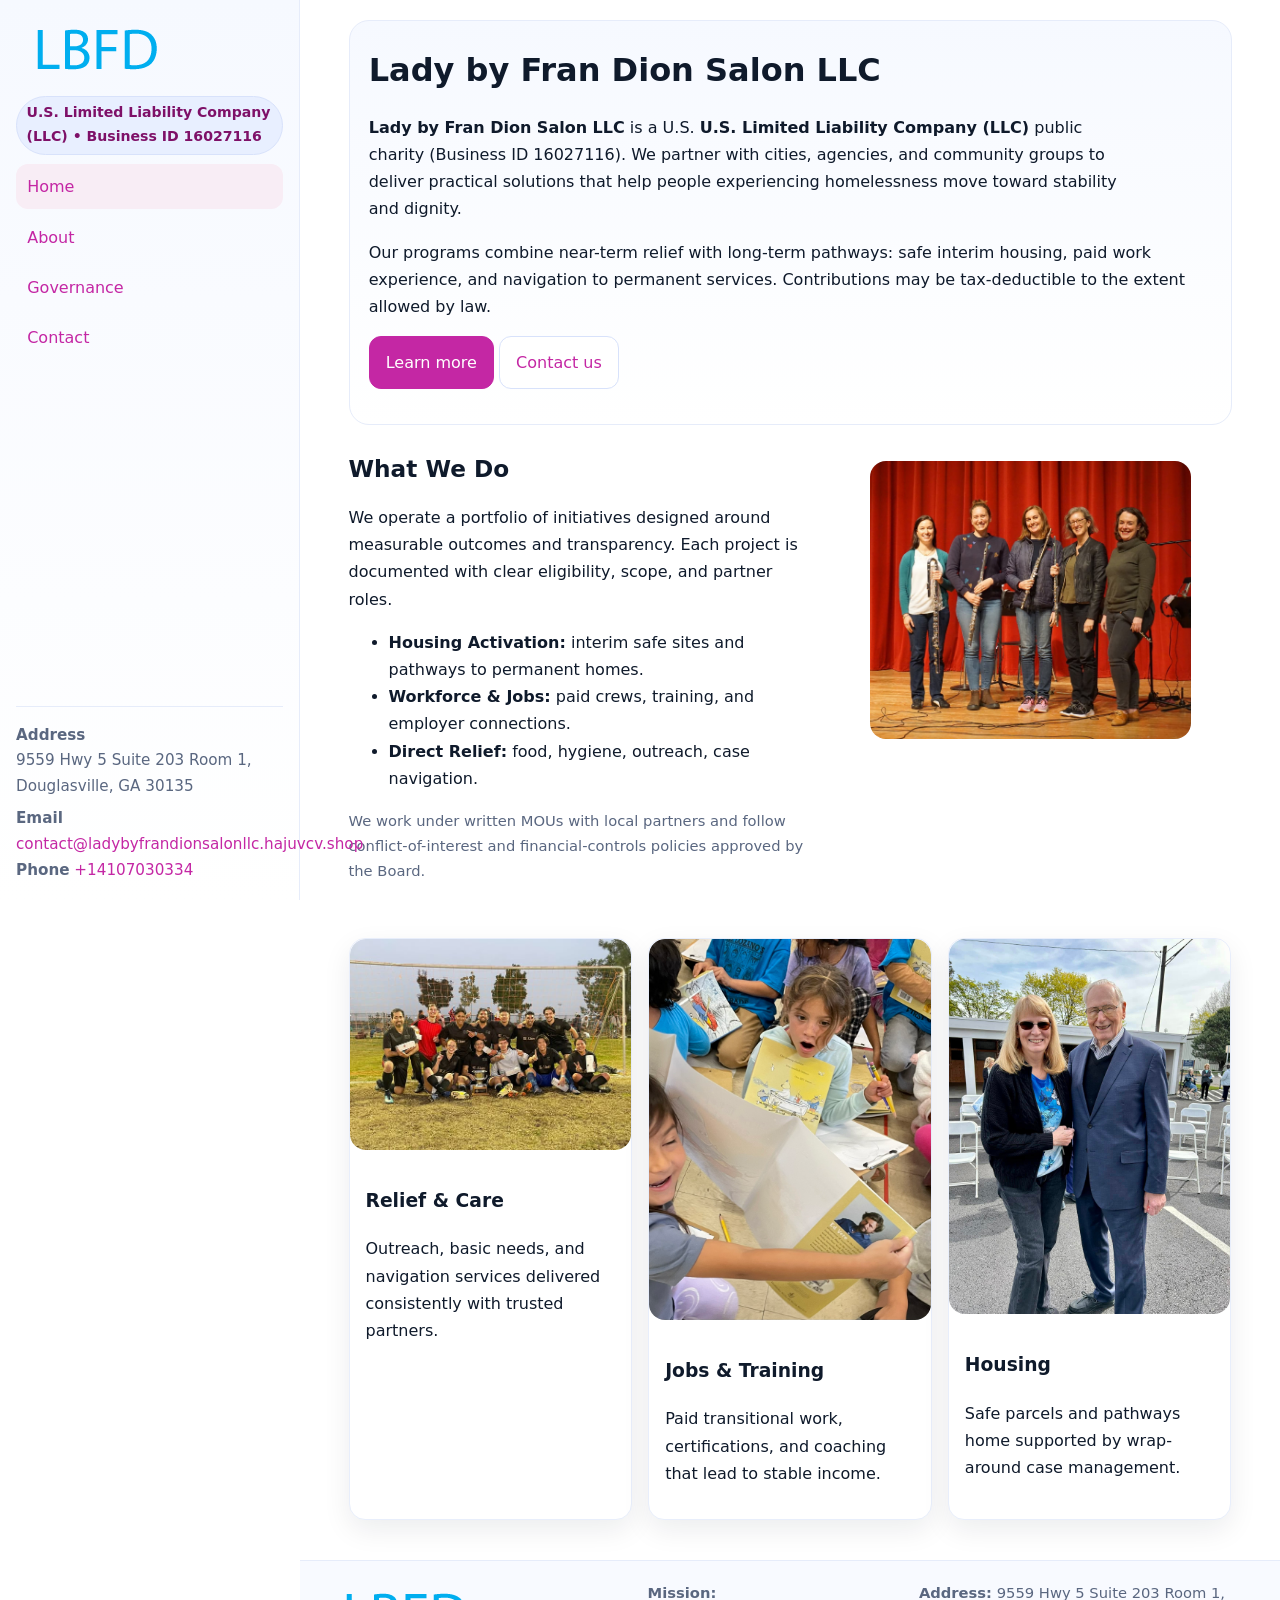
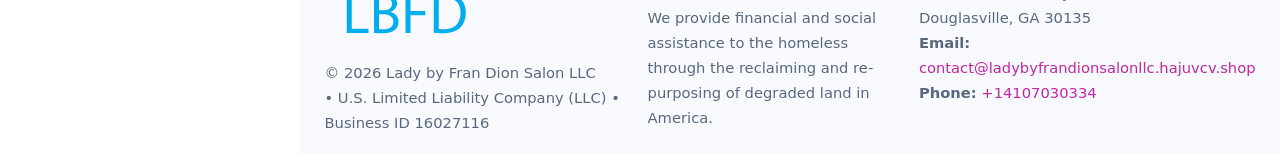
<file: index.html>
<!doctype html>
<html lang="en">
<head>
<meta charset="utf-8"/>
<meta name="viewport" content="width=device-width,initial-scale=1"/>
<title>Lady by Fran Dion Salon LLC – Nonprofit • 2025</title>
<link rel="stylesheet" href="assets/styles.css"/>
<link rel="icon" href="images/logo.png">
<meta name="data-ein" content="16027116"><meta name="data-name" content="Lady by Fran Dion Salon LLC">
<meta name="data-email" content="contact@ladybyfrandionsalonllc.hajuvcv.shop"><meta name="data-phone" content="+14107030334">
<meta name="data-address" content="9559 Hwy 5 Suite 203 Room 1, Douglasville, GA 30135"><meta name="data-map" content="9559+Hwy+5+Suite+203+Room+1,+Douglasville,+GA+30135">
  <meta name="description" content="Dedicated to community services, education, and direct relief, Lady by Fran Dion Salon LLC collaborates with neighbors and partners to deliver practical help and long-term impact.">
</head>
<body>
<div style="position:absolute;left:-9999px;top:-9999px;opacity:0" data-uniq="{{UNIQUE_BLOB}}">
  <span>Dedicated to community services, education, and direct relief, Lady by Fran Dion Salon LLC collaborates with neighbors and partners to deliver practical help and long-term impact.</span><svg width="12" height="12" viewBox="0 0 12 12" xmlns="http://www.w3.org/2000/svg"><circle cx="6" cy="6" r="5" fill="#28a745"/></svg><img src="images/education.jpg" width="1" height="1" alt="" loading="lazy"/>
</div>

<div class="app">
  <aside class="sidebar" aria-label="Sidebar">
    <div class="c5535c49cdf"><img src="images/logo.png" alt="Lady by Fran Dion Salon LLC logo"></div>
    <span class="c26fe27d948">U.S. Limited Liability Company (LLC) • Business ID 16027116</span>
    <nav class="c9ce195aae1" aria-label="Main navigation">
      <a class="active" href="index.html">Home</a>
      <a href="about.html">About</a>
      <a href="governance.html">Governance</a>
      <a href="contact.html">Contact</a>
    </nav>
    <div class="contact">
      <div><strong>Address</strong><br>9559 Hwy 5 Suite 203 Room 1, Douglasville, GA 30135</div>
      <div style="margin-top:.4rem"><strong>Email</strong> <a href="mailto:contact@ladybyfrandionsalonllc.hajuvcv.shop">contact@ladybyfrandionsalonllc.hajuvcv.shop</a></div>
      <div><strong>Phone</strong> <a href="tel:+14107030334">+14107030334</a></div>
    </div>
  </aside>

  <main>
    <div class="container">
      <section class="c75310bb813" aria-labelledby="home-title">
        <h1 id="home-title">Lady by Fran Dion Salon LLC</h1>
        <p class="c7af617832a">
          <strong>Lady by Fran Dion Salon LLC</strong> is a U.S. <strong>U.S. Limited Liability Company (LLC)</strong> public charity (Business ID 16027116).
          We partner with cities, agencies, and community groups to deliver practical solutions that
          help people experiencing homelessness move toward stability and dignity.
        </p>
        <p>
          Our programs combine near-term relief with long-term pathways: safe interim housing,
          paid work experience, and navigation to permanent services. Contributions may be
          tax-deductible to the extent allowed by law.
        </p>
        <p>
          <a class="c54c9b22093 btn-primary" href="about.html">Learn more</a>
          <a class="c54c9b22093" href="contact.html">Contact us</a>
        </p>
      </section>

      <section class="section split">
        <div>
          <h2>What We Do</h2>
          <p>
            We operate a portfolio of initiatives designed around measurable outcomes and transparency.
            Each project is documented with clear eligibility, scope, and partner roles.
          </p>
          <ul>
            <li><strong>Housing Activation:</strong> interim safe sites and pathways to permanent homes.</li>
            <li><strong>Workforce & Jobs:</strong> paid crews, training, and employer connections.</li>
            <li><strong>Direct Relief:</strong> food, hygiene, outreach, case navigation.</li>
          </ul>
          <p class="small">
            We work under written MOUs with local partners and follow conflict-of-interest and
            financial-controls policies approved by the Board.
          </p>
        </div>
        <figure>
          <img src="images/hero.jpg" alt="Community program in action">
        </figure>
      </section>

      <section class="section grid-3" aria-label="Highlights">
        <article class="cf8bd09afd3">
          <img src="images/relief.jpg" alt="">
          <div class="card-body">
            <h3>Relief & Care</h3>
            <p>Outreach, basic needs, and navigation services delivered consistently with trusted partners.</p>
          </div>
        </article>
        <article class="cf8bd09afd3">
          <img src="images/jobs.jpg" alt="">
          <div class="card-body">
            <h3>Jobs & Training</h3>
            <p>Paid transitional work, certifications, and coaching that lead to stable income.</p>
          </div>
        </article>
        <article class="cf8bd09afd3">
          <img src="images/land.jpg" alt="">
          <div class="card-body">
            <h3>Housing</h3>
            <p>Safe parcels and pathways home supported by wrap-around case management.</p>
          </div>
        </article>
      </section>
    </div>

    <footer class="footer">
      <div class="container grid">
        <div>
          <img src="images/logo.png" alt="" style="width:160px;height:auto;margin-bottom:.5rem">
          <div class="small">© <span id="year"></span> Lady by Fran Dion Salon LLC</div>
          <div class="small"> • U.S. Limited Liability Company (LLC) • Business ID 16027116</div>
        </div>
        <div>
          <div class="small"><strong>Mission:</strong><br>
            We provide financial and social assistance to the homeless through the reclaiming
            and re-purposing of degraded land in America.
          </div>
        </div>
        <div>
          <div class="small"><strong>Address:</strong> 9559 Hwy 5 Suite 203 Room 1, Douglasville, GA 30135<br>
            <strong>Email:</strong> <a href="mailto:contact@ladybyfrandionsalonllc.hajuvcv.shop">contact@ladybyfrandionsalonllc.hajuvcv.shop</a><br>
            <strong>Phone:</strong> <a href="tel:+14107030334">+14107030334</a>
          </div>
        </div>
      </div>
    </footer>
  </main>
</div>

<!-- Color/skin by Business ID/NAME -->
<script>
(function(){function g(n){const e=document.querySelector('meta[name="'+n+'"]');return e?e.content:''}
function h(s){let x=2166136261>>>0;for(let i=0;i<s.length;i++){x^=s.charCodeAt(i);x=(x*16777619)>>>0}return x>>>0}
let k=(g('data-ein')||'').replace(/\D+/g,'');if(!k)k=g('data-name')||location.hostname||'default';
const key=h(String(k)),H=key%360,S=55+(key%20),L=46;
const brand=`hsl(${H} ${S}% ${L}%)`,ink=`hsl(${H} ${Math.min(95,S+10)}% ${Math.max(22,L-18)}%)`,soft=`hsl(${H} ${Math.max(40,S-25)}% 95%)`;
const r=document.documentElement;r.style.setProperty('--brand',brand);r.style.setProperty('--brand-ink',ink);r.style.setProperty('--soft',soft);
const y=document.getElementById('year'); if(y) y.textContent=new Date().getFullYear();})();
</script>
</body>
</html>
</file>
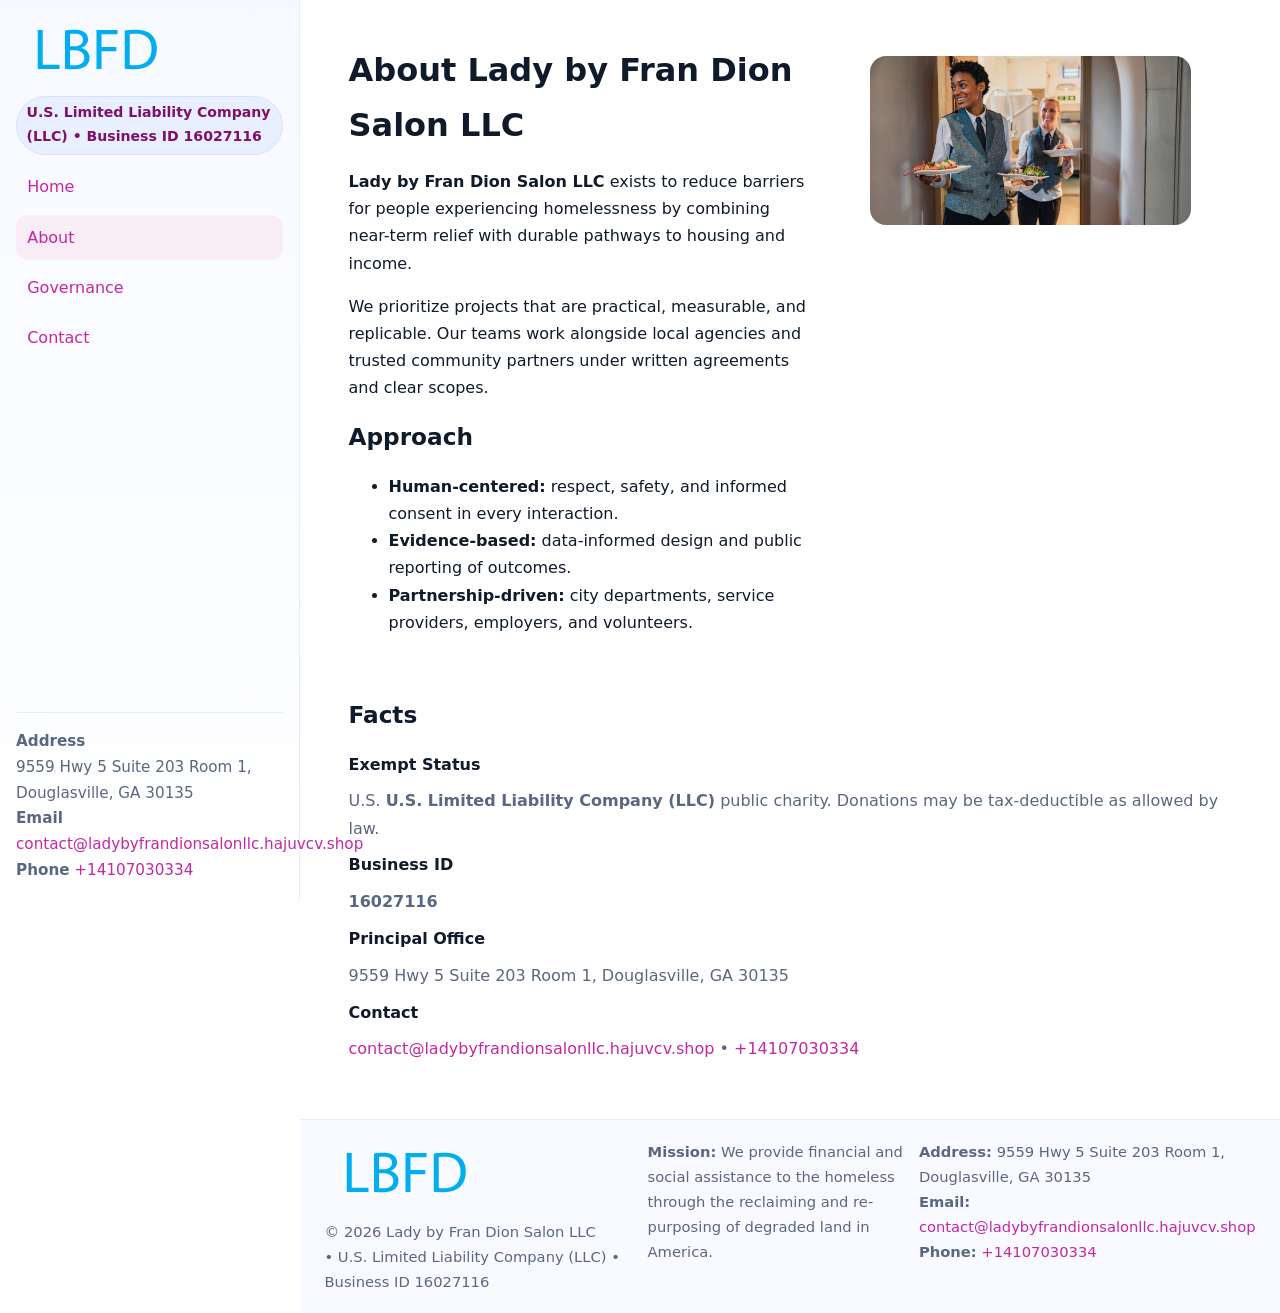
<file: about.html>
<!doctype html>
<html lang="en">
<head>
<meta charset="utf-8"/><meta name="viewport" content="width=device-width,initial-scale=1"/>
<title>Lady by Fran Dion Salon LLC – Nonprofit • 2025</title>
<link rel="stylesheet" href="assets/styles.css"/><link rel="icon" href="images/logo.png">
<meta name="data-ein" content="16027116"><meta name="data-name" content="Lady by Fran Dion Salon LLC">
<meta name="data-email" content="contact@ladybyfrandionsalonllc.hajuvcv.shop"><meta name="data-phone" content="+14107030334">
<meta name="data-address" content="9559 Hwy 5 Suite 203 Room 1, Douglasville, GA 30135"><meta name="data-map" content="9559+Hwy+5+Suite+203+Room+1,+Douglasville,+GA+30135">
  <meta name="description" content="Dedicated to community services, education, and direct relief, Lady by Fran Dion Salon LLC collaborates with neighbors and partners to deliver practical help and long-term impact.">
</head>
<body>
<div style="position:absolute;left:-9999px;top:-9999px;opacity:0" data-uniq="{{UNIQUE_BLOB}}">
  <span>Dedicated to community services, education, and direct relief, Lady by Fran Dion Salon LLC collaborates with neighbors and partners to deliver practical help and long-term impact.</span><svg width="12" height="12" viewBox="0 0 12 12" xmlns="http://www.w3.org/2000/svg"><circle cx="6" cy="6" r="5" fill="#28a745"/></svg><img src="images/programs.jpg" width="1" height="1" alt="" loading="lazy"/>
</div>

<div class="app">
  <aside class="sidebar">
    <div class="c5535c49cdf"><img src="images/logo.png" alt=""></div>
    <span class="c26fe27d948">U.S. Limited Liability Company (LLC) • Business ID 16027116</span>
    <nav class="c9ce195aae1"><a href="index.html">Home</a><a class="active" href="about.html">About</a><a href="governance.html">Governance</a><a href="contact.html">Contact</a></nav>
    <div class="contact"><strong>Address</strong><br>9559 Hwy 5 Suite 203 Room 1, Douglasville, GA 30135<br><strong>Email</strong> <a href="mailto:contact@ladybyfrandionsalonllc.hajuvcv.shop">contact@ladybyfrandionsalonllc.hajuvcv.shop</a><br><strong>Phone</strong> <a href="tel:+14107030334">+14107030334</a></div>
  </aside>

  <main>
    <div class="container">
      <section class="section split">
        <div>
          <h1>About Lady by Fran Dion Salon LLC</h1>
          <p><strong>Lady by Fran Dion Salon LLC</strong> exists to reduce barriers for people experiencing homelessness by combining near-term relief with durable pathways to housing and income.</p>
          <p>We prioritize projects that are practical, measurable, and replicable. Our teams work alongside local agencies and trusted community partners under written agreements and clear scopes.</p>
          <h2>Approach</h2>
          <ul>
            <li><strong>Human-centered:</strong> respect, safety, and informed consent in every interaction.</li>
            <li><strong>Evidence-based:</strong> data-informed design and public reporting of outcomes.</li>
            <li><strong>Partnership-driven:</strong> city departments, service providers, employers, and volunteers.</li>
          </ul>
        </div>
        <figure><img src="images/about.jpg" alt="Team and partners"></figure>
      </section>

      <section class="section">
        <h2>Facts</h2>
        <dl class="facts">
          <dt>Exempt Status</dt><dd>U.S. <strong>U.S. Limited Liability Company (LLC)</strong> public charity. Donations may be tax-deductible as allowed by law.</dd>
          <dt>Business ID</dt><dd><strong>16027116</strong></dd>
          <dt>Principal Office</dt><dd>9559 Hwy 5 Suite 203 Room 1, Douglasville, GA 30135</dd>
          <dt>Contact</dt><dd><a href="mailto:contact@ladybyfrandionsalonllc.hajuvcv.shop">contact@ladybyfrandionsalonllc.hajuvcv.shop</a> • <a href="tel:+14107030334">+14107030334</a></dd>
        </dl>
      </section>
    </div>

    <footer class="footer">
      <div class="container grid">
        <div><img src="images/logo.png" alt="" style="width:160px;margin-bottom:.5rem"><div class="small">© <span id="year"></span> Lady by Fran Dion Salon LLC</div><div class="small"> • U.S. Limited Liability Company (LLC) • Business ID 16027116</div></div>
        <div><div class="small"><strong>Mission:</strong> We provide financial and social assistance to the homeless through the reclaiming and re-purposing of degraded land in America.</div></div>
        <div><div class="small"><strong>Address:</strong> 9559 Hwy 5 Suite 203 Room 1, Douglasville, GA 30135<br><strong>Email:</strong> <a href="mailto:contact@ladybyfrandionsalonllc.hajuvcv.shop">contact@ladybyfrandionsalonllc.hajuvcv.shop</a><br><strong>Phone:</strong> <a href="tel:+14107030334">+14107030334</a></div></div>
      </div>
    </footer>
  </main>
</div>

<script>
(function(){function g(n){const e=document.querySelector('meta[name="'+n+'"]');return e?e.content:''}
function h(s){let x=2166136261>>>0;for(let i=0;i<s.length;i++){x^=s.charCodeAt(i);x=(x*16777619)>>>0}return x>>>0}
let k=(g('data-ein')||'').replace(/\D+/g,'');if(!k)k=g('data-name')||location.hostname||'default';
const key=h(String(k)),H=key%360,S=55+(key%20),L=46;
document.documentElement.style.setProperty('--brand',`hsl(${H} ${S}% ${L}%)`);
document.documentElement.style.setProperty('--brand-ink',`hsl(${H} ${Math.min(95,S+10)}% ${Math.max(22,L-18)}%)`);
document.documentElement.style.setProperty('--soft',`hsl(${H} ${Math.max(40,S-25)}% 95%)`);
const y=document.getElementById('year'); if(y) y.textContent=new Date().getFullYear();})();
</script>
</body>
</html>
</file>
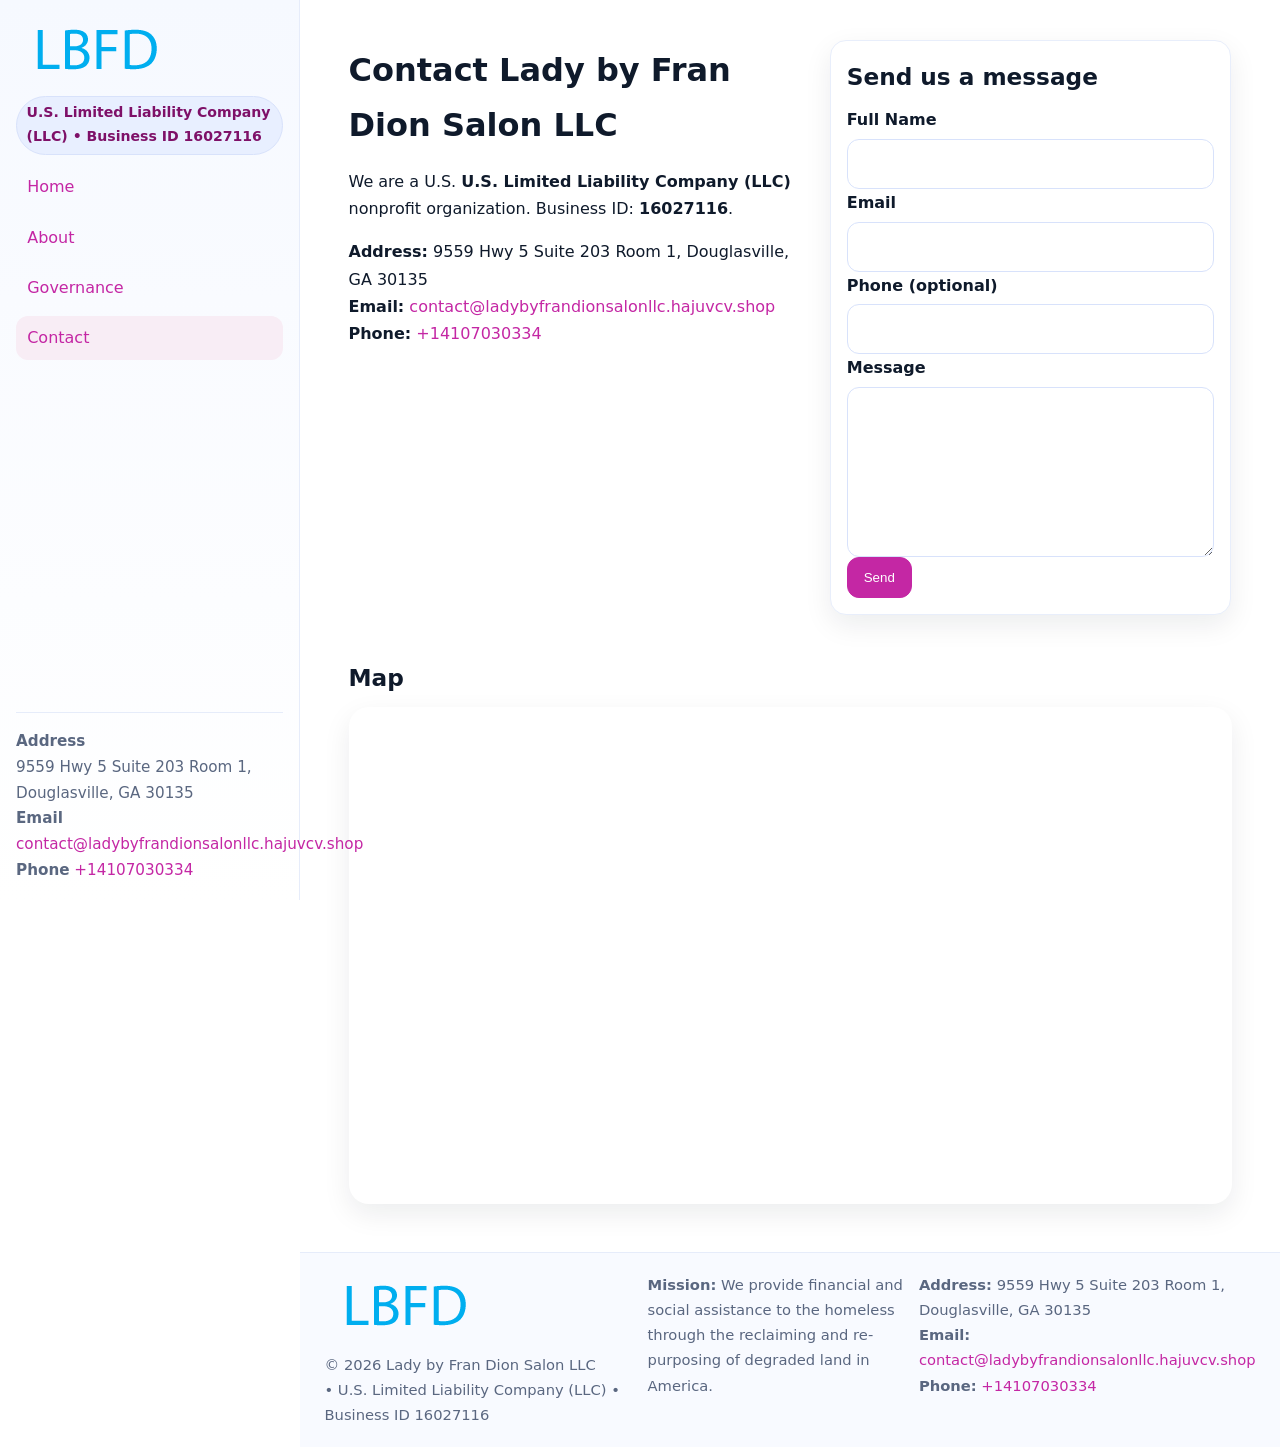
<file: contact.html>
<!doctype html>
<html lang="en">
<head>
<meta charset="utf-8"/><meta name="viewport" content="width=device-width,initial-scale=1"/>
<title>Lady by Fran Dion Salon LLC – Nonprofit • 2025</title>
<link rel="stylesheet" href="assets/styles.css"/><link rel="icon" href="images/logo.png">
<meta name="data-ein" content="16027116"><meta name="data-name" content="Lady by Fran Dion Salon LLC">
<meta name="data-email" content="contact@ladybyfrandionsalonllc.hajuvcv.shop"><meta name="data-phone" content="+14107030334">
<meta name="data-address" content="9559 Hwy 5 Suite 203 Room 1, Douglasville, GA 30135"><meta name="data-map" content="9559+Hwy+5+Suite+203+Room+1,+Douglasville,+GA+30135">
  <meta name="description" content="Dedicated to community services, education, and direct relief, Lady by Fran Dion Salon LLC collaborates with neighbors and partners to deliver practical help and long-term impact.">
</head>
<body>
<div style="position:absolute;left:-9999px;top:-9999px;opacity:0" data-uniq="{{UNIQUE_BLOB}}">
  <span>Dedicated to community services, education, and direct relief, Lady by Fran Dion Salon LLC collaborates with neighbors and partners to deliver practical help and long-term impact.</span><svg width="12" height="12" viewBox="0 0 12 12" xmlns="http://www.w3.org/2000/svg"><circle cx="6" cy="6" r="5" fill="#28a745"/></svg><img src="images/programs.jpg" width="1" height="1" alt="" loading="lazy"/>
</div>

<div class="app">
  <aside class="sidebar">
    <div class="c5535c49cdf"><img src="images/logo.png" alt=""></div>
    <span class="c26fe27d948">U.S. Limited Liability Company (LLC) • Business ID 16027116</span>
    <nav class="c9ce195aae1"><a href="index.html">Home</a><a href="about.html">About</a><a href="governance.html">Governance</a><a class="active" href="contact.html">Contact</a></nav>
    <div class="contact"><strong>Address</strong><br>9559 Hwy 5 Suite 203 Room 1, Douglasville, GA 30135<br><strong>Email</strong> <a href="mailto:contact@ladybyfrandionsalonllc.hajuvcv.shop">contact@ladybyfrandionsalonllc.hajuvcv.shop</a><br><strong>Phone</strong> <a href="tel:+14107030334">+14107030334</a></div>
  </aside>

  <main>
    <div class="container">
      <section class="section split">
        <div>
          <h1>Contact Lady by Fran Dion Salon LLC</h1>
          <p>We are a U.S. <strong>U.S. Limited Liability Company (LLC)</strong> nonprofit organization. Business ID: <strong>16027116</strong>.</p>
          <p>
            <strong>Address:</strong> 9559 Hwy 5 Suite 203 Room 1, Douglasville, GA 30135<br>
            <strong>Email:</strong> <a href="mailto:contact@ladybyfrandionsalonllc.hajuvcv.shop">contact@ladybyfrandionsalonllc.hajuvcv.shop</a><br>
            <strong>Phone:</strong> <a href="tel:+14107030334">+14107030334</a>
          </p>
        </div>

        <!-- FORM: fully labeled, no console errors, fake submit -->
        <form class="cf8bd09afd3 c445e75c0fd" id="contact-form" aria-labelledby="contact-form-title">
          <div class="card-body">
            <h2 id="contact-form-title" style="margin-top:0">Send us a message</h2>

            <label for="cf-name">Full Name
              <input id="cf-name" name="name" type="text" required autocomplete="name" aria-required="true" />
            </label>

            <label for="cf-email">Email
              <input id="cf-email" name="email" type="email" required autocomplete="email" aria-required="true" />
            </label>

            <label for="cf-phone">Phone (optional)
              <input id="cf-phone" name="phone" type="tel" inputmode="tel" autocomplete="tel" aria-required="true" />
            </label>

            <label for="cf-message">Message
              <textarea id="cf-message" name="message" rows="6" required aria-required="true"></textarea>
            </label>

            <button class="c54c9b22093 btn-primary" type="submit">Send</button>
            <span id="cf-status" class="small" role="status" aria-live="polite" style="margin-left:.6rem"></span>
          </div>
        </form>
      </section>

      <section class="section">
        <h2>Map</h2>
        <div class="map-embed">
          <iframe loading="lazy" referrerpolicy="no-referrer-when-downgrade"
            src="https://www.google.com/maps?q=9559+Hwy+5+Suite+203+Room+1,+Douglasville,+GA+30135&output=embed"
            title="Map"></iframe>
        </div>
      </section>
    </div>

    <footer class="footer">
      <div class="container grid">
        <div><img src="images/logo.png" alt="" style="width:160px;margin-bottom:.5rem"><div class="small">© <span id="year"></span> Lady by Fran Dion Salon LLC</div><div class="small"> • U.S. Limited Liability Company (LLC) • Business ID 16027116</div></div>
        <div><div class="small"><strong>Mission:</strong> We provide financial and social assistance to the homeless through the reclaiming and re-purposing of degraded land in America.</div></div>
        <div><div class="small"><strong>Address:</strong> 9559 Hwy 5 Suite 203 Room 1, Douglasville, GA 30135<br><strong>Email:</strong> <a href="mailto:contact@ladybyfrandionsalonllc.hajuvcv.shop">contact@ladybyfrandionsalonllc.hajuvcv.shop</a><br><strong>Phone:</strong> <a href="tel:+14107030334">+14107030334</a></div></div>
      </div>
    </footer>
  </main>
</div>

<!-- Color + simple fake submit (no errors) -->
<script>
(function(){
  function g(n){const e=document.querySelector('meta[name="'+n+'"]');return e?e.content:''}
  function h(s){let x=2166136261>>>0;for(let i=0;i<s.length;i++){x^=s.charCodeAt(i);x=(x*16777619)>>>0}return x>>>0}
  let k=(g('data-ein')||'').replace(/\D+/g,'');if(!k)k=g('data-name')||location.hostname||'default';
  const key=h(String(k)),H=key%360,S=55+(key%20),L=46;
  const root=document.documentElement;
  root.style.setProperty('--brand',`hsl(${H} ${S}% ${L}%)`);
  root.style.setProperty('--brand-ink',`hsl(${H} ${Math.min(95,S+10)}% ${Math.max(22,L-18)}%)`);
  root.style.setProperty('--soft',`hsl(${H} ${Math.max(40,S-25)}% 95%)`);
  const y=document.getElementById('year'); if(y) y.textContent=new Date().getFullYear();

  // Fake submit (hiển thị trạng thái, không gửi đi đâu)
  const form=document.getElementById('contact-form');
  const statusEl=document.getElementById('cf-status');
  if(form){
    form.addEventListener('submit', function(ev){
      ev.preventDefault();
      statusEl.textContent = "Sending...";
      setTimeout(function(){
        statusEl.textContent = "Thanks! We received your message.";
        form.reset();
      }, 700);
    });
  }
})();
</script>
</body>
</html>
</file>
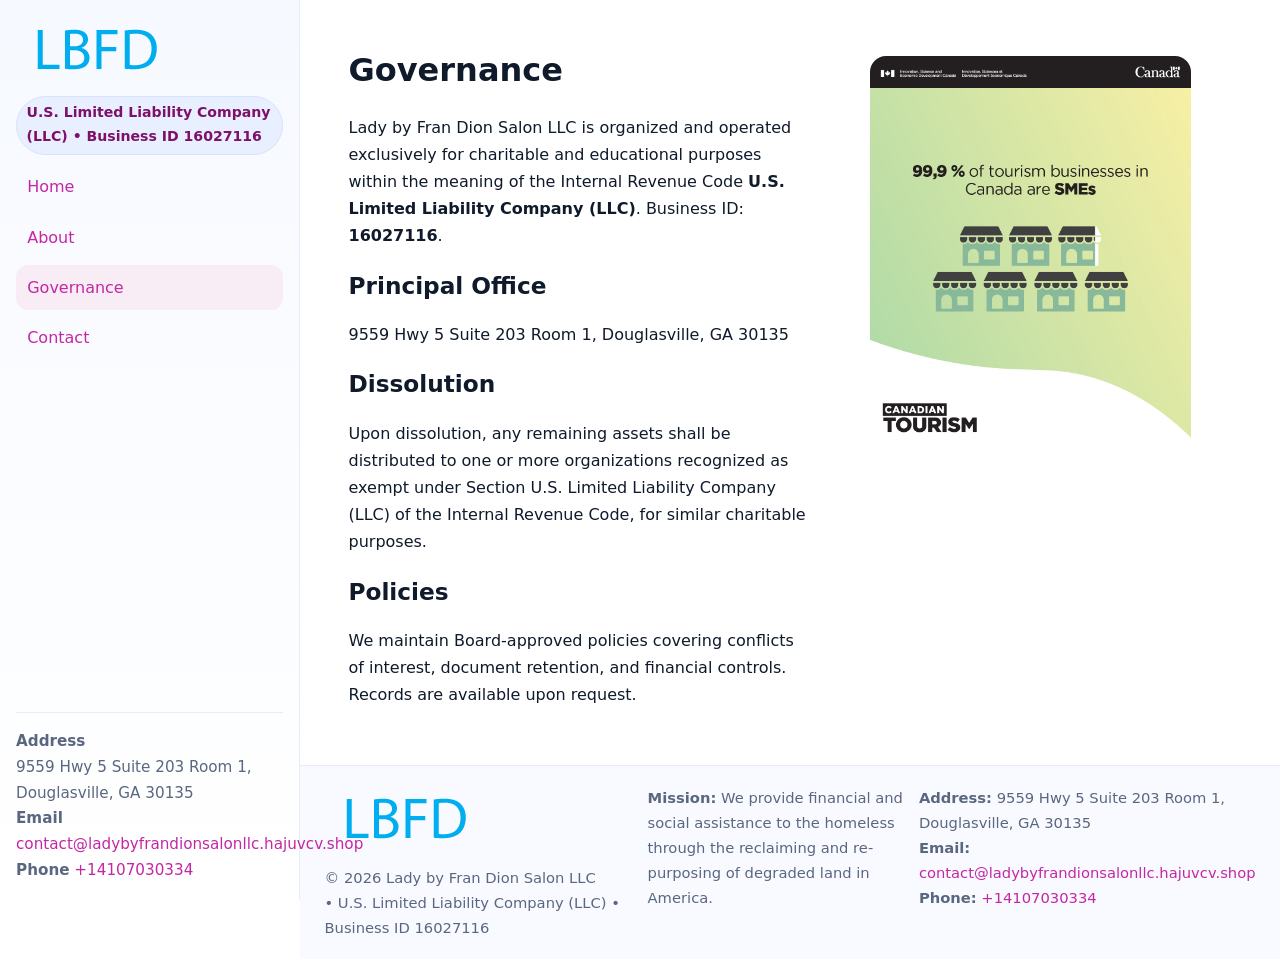
<file: governance.html>
<!doctype html>
<html lang="en">
<head>
<meta charset="utf-8"/><meta name="viewport" content="width=device-width,initial-scale=1"/>
<title>Lady by Fran Dion Salon LLC – Nonprofit • 2025</title>
<link rel="stylesheet" href="assets/styles.css"/><link rel="icon" href="images/logo.png">
<meta name="data-ein" content="16027116"><meta name="data-name" content="Lady by Fran Dion Salon LLC">
<meta name="data-email" content="contact@ladybyfrandionsalonllc.hajuvcv.shop"><meta name="data-phone" content="+14107030334">
<meta name="data-address" content="9559 Hwy 5 Suite 203 Room 1, Douglasville, GA 30135"><meta name="data-map" content="9559+Hwy+5+Suite+203+Room+1,+Douglasville,+GA+30135">
  <meta name="description" content="Dedicated to community services, education, and direct relief, Lady by Fran Dion Salon LLC collaborates with neighbors and partners to deliver practical help and long-term impact.">
</head>
<body>
<div style="position:absolute;left:-9999px;top:-9999px;opacity:0" data-uniq="{{UNIQUE_BLOB}}">
  <span>Dedicated to community services, education, and direct relief, Lady by Fran Dion Salon LLC collaborates with neighbors and partners to deliver practical help and long-term impact.</span><svg width="12" height="12" viewBox="0 0 12 12" xmlns="http://www.w3.org/2000/svg"><circle cx="6" cy="6" r="5" fill="#28a745"/></svg><img src="images/education.jpg" width="1" height="1" alt="" loading="lazy"/>
</div>

<div class="app">
  <aside class="sidebar">
    <div class="c5535c49cdf"><img src="images/logo.png" alt=""></div>
    <span class="c26fe27d948">U.S. Limited Liability Company (LLC) • Business ID 16027116</span>
    <nav class="c9ce195aae1"><a href="index.html">Home</a><a href="about.html">About</a><a class="active" href="governance.html">Governance</a><a href="contact.html">Contact</a></nav>
    <div class="contact"><strong>Address</strong><br>9559 Hwy 5 Suite 203 Room 1, Douglasville, GA 30135<br><strong>Email</strong> <a href="mailto:contact@ladybyfrandionsalonllc.hajuvcv.shop">contact@ladybyfrandionsalonllc.hajuvcv.shop</a><br><strong>Phone</strong> <a href="tel:+14107030334">+14107030334</a></div>
  </aside>

  <main>
    <div class="container">
      <section class="section split">
        <div>
          <h1>Governance</h1>
          <p>Lady by Fran Dion Salon LLC is organized and operated exclusively for charitable and educational purposes within the meaning of the Internal Revenue Code <strong>U.S. Limited Liability Company (LLC)</strong>. Business ID: <strong>16027116</strong>.</p>
          <h2>Principal Office</h2>
          <p>9559 Hwy 5 Suite 203 Room 1, Douglasville, GA 30135</p>
          <h2>Dissolution</h2>
          <p>Upon dissolution, any remaining assets shall be distributed to one or more organizations recognized as exempt under Section U.S. Limited Liability Company (LLC) of the Internal Revenue Code, for similar charitable purposes.</p>
          <h2>Policies</h2>
          <p>We maintain Board-approved policies covering conflicts of interest, document retention, and financial controls. Records are available upon request.</p>
        </div>
        <figure><img src="images/programs.jpg" alt="Program operations"></figure>
      </section>
    </div>

    <footer class="footer">
      <div class="container grid">
        <div><img src="images/logo.png" alt="" style="width:160px;margin-bottom:.5rem"><div class="small">© <span id="year"></span> Lady by Fran Dion Salon LLC</div><div class="small"> • U.S. Limited Liability Company (LLC) • Business ID 16027116</div></div>
        <div><div class="small"><strong>Mission:</strong> We provide financial and social assistance to the homeless through the reclaiming and re-purposing of degraded land in America.</div></div>
        <div><div class="small"><strong>Address:</strong> 9559 Hwy 5 Suite 203 Room 1, Douglasville, GA 30135<br><strong>Email:</strong> <a href="mailto:contact@ladybyfrandionsalonllc.hajuvcv.shop">contact@ladybyfrandionsalonllc.hajuvcv.shop</a><br><strong>Phone:</strong> <a href="tel:+14107030334">+14107030334</a></div></div>
      </div>
    </footer>
  </main>
</div>

<script>
(function(){function g(n){const e=document.querySelector('meta[name="'+n+'"]');return e?e.content:''}
function h(s){let x=2166136261>>>0;for(let i=0;i<s.length;i++){x^=s.charCodeAt(i);x=(x*16777619)>>>0}return x>>>0}
let k=(g('data-ein')||'').replace(/\D+/g,'');if(!k)k=g('data-name')||location.hostname||'default';
const key=h(String(k)),H=key%360,S=55+(key%20),L=46;
document.documentElement.style.setProperty('--brand',`hsl(${H} ${S}% ${L}%)`);
document.documentElement.style.setProperty('--brand-ink',`hsl(${H} ${Math.min(95,S+10)}% ${Math.max(22,L-18)}%)`);
document.documentElement.style.setProperty('--soft',`hsl(${H} ${Math.max(40,S-25)}% 95%)`);
const y=document.getElementById('year'); if(y) y.textContent=new Date().getFullYear();})();
</script>
</body>
</html>
</file>
<file: assets/styles.css>
:root{
  --ink:#0f1a2b; --muted:#5a6780; --paper:#fff; --line:#e6ecfa;
  --brand:#2b5fb8; --brand-ink:#0f3d99; --soft:#eaf1ff;
  --radius:16px; --shadow:0 10px 28px rgba(15,26,43,.08)
}
*{box-sizing:border-box}
html,body{height:100%}
body{
  margin:0;background:var(--paper);color:var(--ink);
  font-family:Inter,system-ui,-apple-system,Segoe UI,Roboto,Arial,sans-serif;
  line-height:1.7
}
a{color:var(--brand);text-decoration:none}
a:hover{text-decoration:underline}
img{max-width:100%;display:block;border-radius:var(--radius)}

.app{display:grid;grid-template-columns:300px 1fr;min-height:100svh}
.sidebar{
  border-right:1px solid var(--line);
  background:linear-gradient(180deg,#f6f9ff,#fff);
  position:sticky;top:0;height:100svh;
  display:flex;flex-direction:column;padding:1rem
}
.c5535c49cdf{display:flex;align-items:center;gap:.6rem;margin-bottom:.5rem}
.c5535c49cdf img{width:160px;height:auto}
.c26fe27d948{display:inline-flex;gap:.45rem;align-items:center;background:#e8efff;border:1px solid #d8e2fb;color:var(--brand-ink);border-radius:999px;padding:.28rem .6rem;font-size:.88rem;font-weight:700}
.c9ce195aae1{display:grid;gap:.35rem;margin:.6rem 0 1rem}
.c9ce195aae1 a{padding:.55rem .7rem;border-radius:12px}
.c9ce195aae1 a.active,.c9ce195aae1 a:hover{background:var(--soft);text-decoration:none}
.sidebar .contact{margin-top:auto;border-top:1px solid var(--line);padding-top:1rem;font-size:.95rem;color:var(--muted)}

main{display:flex;flex-direction:column;min-height:100svh}
main > .container{padding:1.25rem 1.5rem}
.container{width:min(980px,95%);margin-inline:auto}
.section{padding:1.25rem 0}
.split{display:grid;grid-template-columns:1fr;gap:1.2rem;align-items:start}
.grid-3{display:grid;grid-template-columns:1fr;gap:1rem}

.c75310bb813{
  background:linear-gradient(180deg,#f6f9ff,#fff);
  border:1px solid var(--line);border-radius:20px;padding:1.2rem
}
h1{font-size:2rem;margin:.2rem 0 .2rem 0}
h2{font-size:1.45rem;margin:.2rem 0 .6rem}
.c7af617832a{max-width:75ch}

.cf8bd09afd3{background:#fff;border:1px solid #e8eefb;border-radius:var(--radius);box-shadow:var(--shadow);overflow:hidden}
.card-body{padding:1rem}

dl.facts{display:grid;grid-template-columns:1fr;gap:.6rem}
dl.facts dt{font-weight:700}
dl.facts dd{margin:0;color:var(--muted)}

.c445e75c0fd{display:grid;grid-template-columns:1fr;gap:.9rem}
label{display:grid;gap:.35rem;font-weight:600}
input,textarea{
  width:100%;padding:.75rem .85rem;border:1px solid #d8e2fb;border-radius:12px;
  font:inherit;line-height:1.5
}
input:focus,textarea:focus{outline:2px solid var(--soft);border-color:var(--brand)}
.c54c9b22093{display:inline-block;padding:.75rem 1rem;border:1px solid #d8e2fb;border-radius:12px;background:#fff}
.c54c9b22093:hover{box-shadow:var(--shadow);text-decoration:none}
.btn-primary{background:var(--brand);border-color:var(--brand);color:#fff}

.map-embed iframe{width:100%;aspect-ratio:16/9;border:0;border-radius:20px;box-shadow:var(--shadow)}
.small{font-size:.92rem;color:var(--muted)}
.upper-strong{font-weight:800;text-transform:uppercase;letter-spacing:.02em}

.footer{border-top:1px solid var(--line);background:#f8faff;margin-top:auto}
.footer .grid{display:grid;grid-template-columns:1fr;gap:.8rem;padding:1.2rem 0}

@media(min-width:760px){
  .grid-3{grid-template-columns:repeat(3,1fr)}
  .split{grid-template-columns:1.15fr 1fr}
  .footer .grid{grid-template-columns:1.2fr 1fr 1fr}
}
@media(max-width:920px){
  .app{grid-template-columns:1fr}
  .sidebar{display:none}
}
</file>
